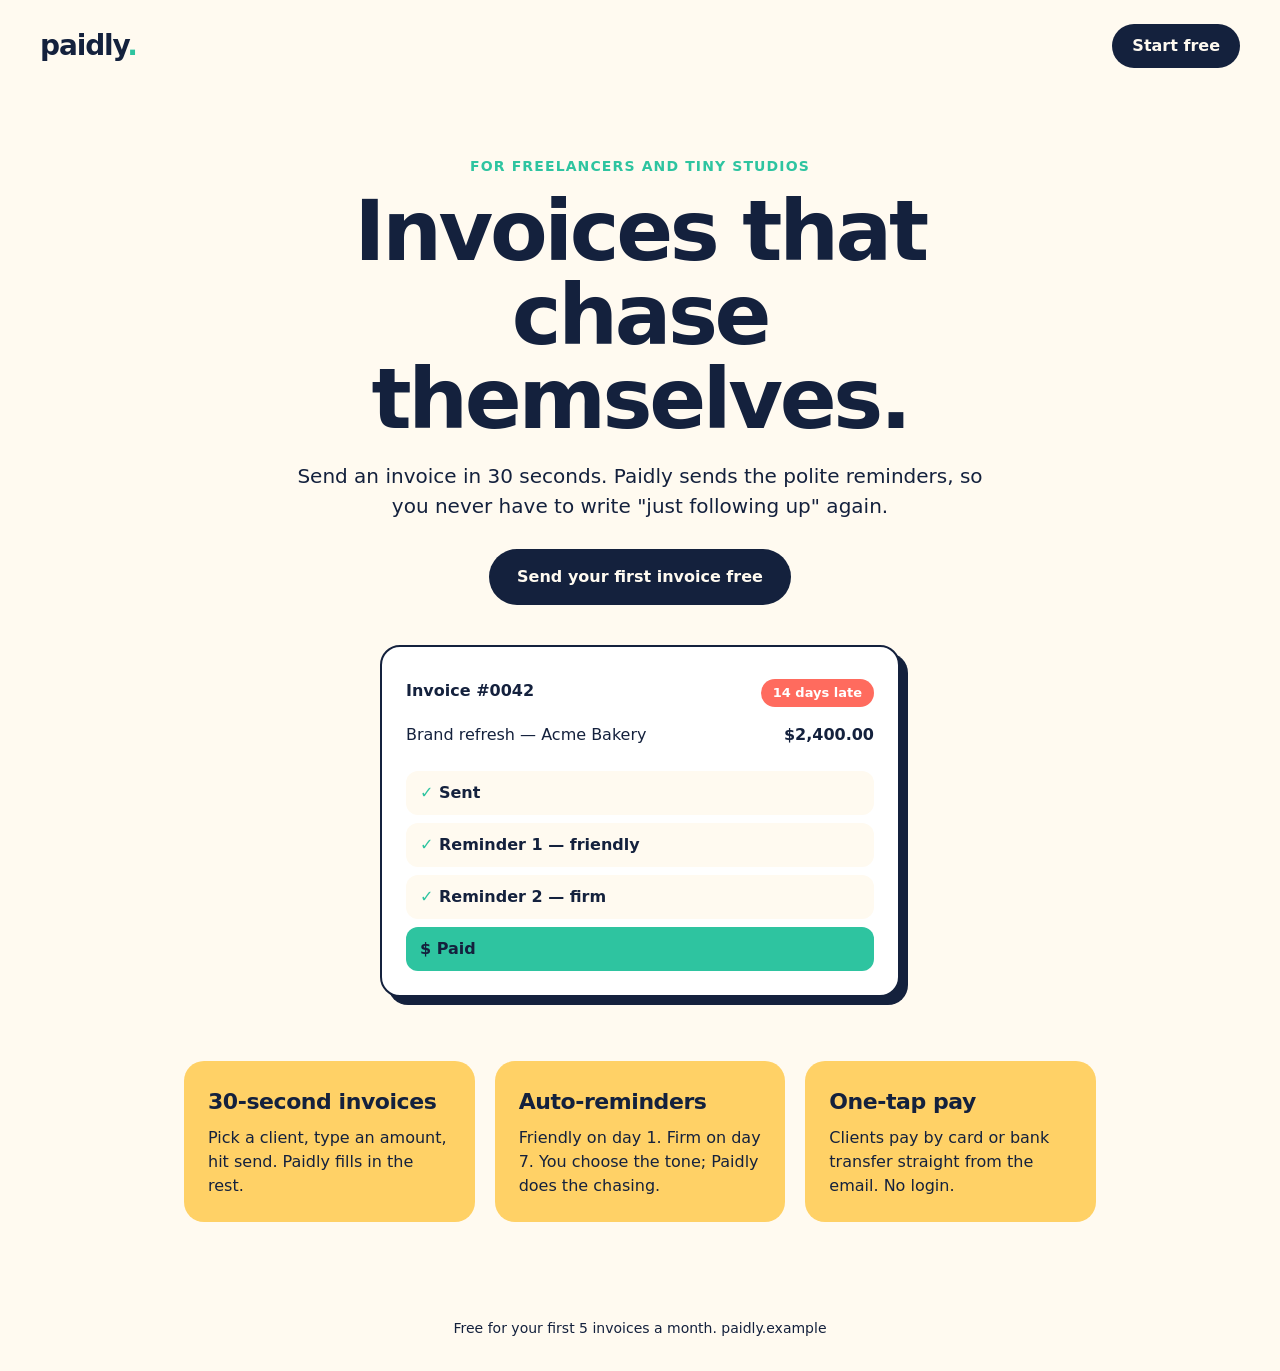
<file: examples/paidly/index.html>
<!doctype html>
<html lang="en">
<head>
  <meta charset="utf-8">
  <meta name="viewport" content="width=device-width, initial-scale=1">
  <title>Paidly — invoices that chase themselves</title>
  <link rel="stylesheet" href="styles.css">
</head>
<body>
  <header class="nav">
    <span class="logo">paidly<span class="dot">.</span></span>
    <a class="btn btn-small" href="#start">Start free</a>
  </header>

  <main>
    <section class="hero">
      <p class="eyebrow">For freelancers and tiny studios</p>
      <h1>Invoices that chase themselves.</h1>
      <p class="sub">Send an invoice in 30 seconds. Paidly sends the polite reminders, so you never have to write "just following up" again.</p>
      <a id="start" class="btn" href="#">Send your first invoice free</a>
    </section>

    <section class="invoice-card" aria-label="Example invoice">
      <div class="row head"><span>Invoice #0042</span><span class="pill pill-late">14 days late</span></div>
      <div class="row"><span>Brand refresh — Acme Bakery</span><strong>$2,400.00</strong></div>
      <div class="timeline">
        <div class="tick done">Sent</div>
        <div class="tick done">Reminder 1 — friendly</div>
        <div class="tick done">Reminder 2 — firm</div>
        <div class="tick paid">Paid</div>
      </div>
    </section>

    <section class="features">
      <article>
        <h2>30-second invoices</h2>
        <p>Pick a client, type an amount, hit send. Paidly fills in the rest.</p>
      </article>
      <article>
        <h2>Auto-reminders</h2>
        <p>Friendly on day 1. Firm on day 7. You choose the tone; Paidly does the chasing.</p>
      </article>
      <article>
        <h2>One-tap pay</h2>
        <p>Clients pay by card or bank transfer straight from the email. No login.</p>
      </article>
    </section>
  </main>

  <footer>Free for your first 5 invoices a month. paidly.example</footer>
</body>
</html>
</file>
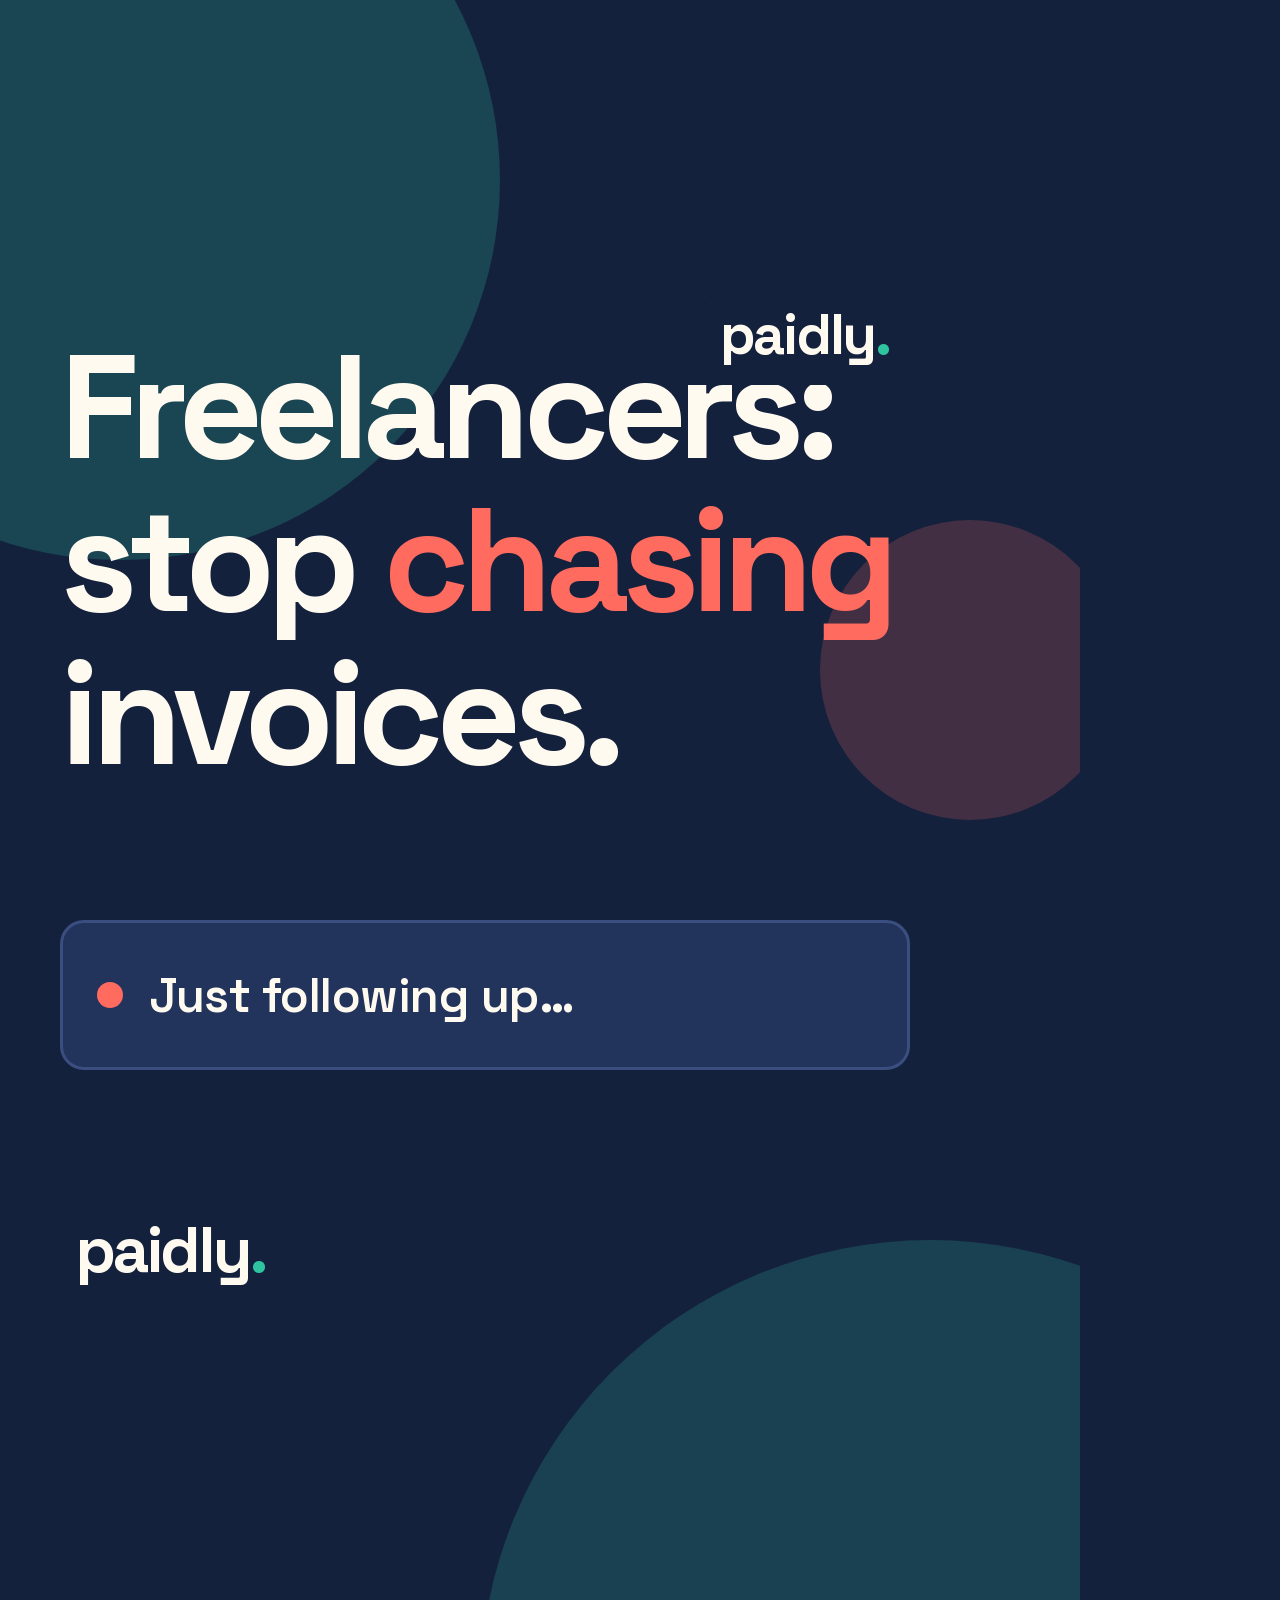
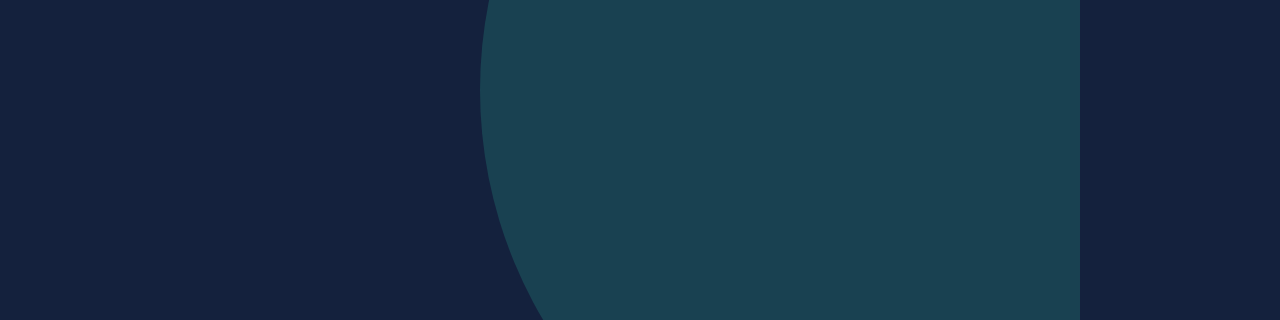
<file: examples/paidly/shortform-output/composition/index.html>
<!doctype html>
<html lang="en">
  <head>
    <meta charset="UTF-8" />
    <meta name="viewport" content="width=1080, height=1920" />
    <title>Paidly shortform</title>
    <script src="assets/gsap.min.js"></script>
    <style>
      @font-face {
        font-family: "Space Grotesk";
        font-style: normal;
        font-weight: 300 700;
        src: url("assets/fonts/SpaceGrotesk.woff2") format("woff2");
      }
      :root {
        --ink: #14213d;
        --paper: #fffaf0;
        --mint: #2ec4a0;
        --coral: #ff6b5e;
        --sun: #ffd166;
        --radius: 28px;
        --safe-top: 250px;
        --safe-bottom: 480px;
        --safe-left: 60px;
        --safe-right: 160px;
      }
      * {
        margin: 0;
        padding: 0;
        box-sizing: border-box;
      }
      html,
      body {
        margin: 0;
        width: 1080px;
        height: 1920px;
        overflow: hidden;
        background: #14213d;
      }
      #root {
        position: relative;
        width: 100%;
        height: 100%;
        overflow: hidden;
        font-family: "Space Grotesk", system-ui, sans-serif;
        color: var(--paper);
        letter-spacing: -0.03em;
      }
      .bg {
        position: absolute;
        inset: 0;
      }
      #bg-ink {
        background: var(--ink);
      }
      #bg-paper {
        background: var(--paper);
      }
      .blob {
        position: absolute;
        display: block;
        border-radius: 50%;
      }
      #blob-a {
        width: 760px;
        height: 760px;
        left: -260px;
        top: -200px;
        background: var(--mint);
        opacity: 0.22;
      }
      #blob-b {
        width: 900px;
        height: 900px;
        left: 480px;
        top: 1240px;
        background: var(--mint);
        opacity: 0.2;
      }
      #blob-c {
        width: 300px;
        height: 300px;
        left: 820px;
        top: 520px;
        background: var(--coral);
        opacity: 0.2;
      }
      .clip {
        position: absolute;
        inset: 0;
      }
      .safe {
        position: absolute;
        top: var(--safe-top);
        bottom: var(--safe-bottom);
        left: var(--safe-left);
        right: var(--safe-right);
      }
      .scene-inner {
        position: absolute;
        inset: 0;
      }

      /* ---------- captions ---------- */
      .cap-band {
        position: absolute;
        left: 0;
        right: 0;
        top: 177px;
        height: 220px;
        display: flex;
        align-items: flex-start;
      }
      .cap-text {
        display: block;
        width: 100%;
        padding-left: 16px;
        font-size: 100px;
        font-weight: 700;
        line-height: 1.06;
        letter-spacing: -0.04em;
      }
      .cap-text span {
        display: block;
      }
      .on-paper {
        color: var(--ink);
      }
      .em-coral {
        color: var(--coral);
      }
      .em-sun {
        color: var(--sun);
      }
      .hl {
        display: inline-block;
        background: var(--sun);
        padding: 0 16px 6px;
        border-radius: 14px;
      }
      .hl.ls {
        margin-left: -16px;
      }
      .hl-mint {
        background: var(--mint);
      }
      .label-pill {
        position: absolute;
        left: 0;
        top: 41px;
        display: inline-block;
        font-size: 52px;
        font-weight: 700;
        line-height: 1;
        padding: 22px 34px 26px;
        border-radius: 999px;
        background: var(--ink);
        color: var(--sun);
      }

      /* ---------- brand mark ---------- */
      .mark {
        position: absolute;
        left: 0;
        bottom: 0;
        font-size: 56px;
        font-weight: 700;
        line-height: 1;
        letter-spacing: -0.04em;
      }
      .mark-pill {
        left: auto;
        right: 0;
        bottom: auto;
        top: 41px;
        background: var(--ink);
        color: var(--paper);
        padding: 16px 30px 22px;
        border-radius: 999px;
      }
      .mark i,
      .wordmark i {
        font-style: normal;
        color: var(--mint);
      }

      /* ---------- cards ---------- */
      .card {
        position: absolute;
        left: 0;
        top: 433px;
        width: 842px;
        height: 700px;
        display: flex;
        flex-direction: column;
        justify-content: center;
        background: #fffefb;
        color: var(--ink);
        border: 4px solid var(--ink);
        border-radius: var(--radius);
        padding: 36px 40px 40px;
        box-shadow: 16px 16px 0 var(--ink);
      }
      #s2-card {
        left: 30px;
        top: 430px;
        width: 780px;
        height: 470px;
      }
      #s2-mark {
        bottom: auto;
        top: 968px;
        left: 16px;
        font-size: 64px;
      }
      .card.on-ink {
        box-shadow: 16px 16px 0 var(--coral);
      }
      .row {
        display: flex;
        justify-content: space-between;
        align-items: center;
        gap: 20px;
      }
      #s2-card .inv-no {
        font-size: 52px;
      }
      .inv-no {
        white-space: nowrap;
        font-size: 58px;
        font-weight: 700;
      }
      .pill-late {
        display: inline-block;
        background: var(--ink);
        color: var(--coral);
        font-size: 42px;
        font-weight: 700;
        line-height: 1;
        padding: 16px 26px 20px;
        border-radius: 999px;
        white-space: nowrap;
      }
      .job {
        font-size: 46px;
        font-weight: 500;
        margin-top: 30px;
      }
      .amount {
        font-size: 132px;
        font-weight: 700;
        line-height: 1;
        letter-spacing: -0.05em;
        margin-top: 36px;
      }

      /* ---------- hook ---------- */
      #hook-text {
        position: absolute;
        left: 0;
        top: 92px;
        width: 800px;
        font-size: 140px;
        font-weight: 700;
        line-height: 1.04;
        letter-spacing: -0.05em;
        color: var(--paper);
      }
      #hook-text span {
        display: block;
      }
      #hook-text .q {
        color: var(--coral);
      }
      .mail {
        position: absolute;
        left: 0;
        width: 850px;
        height: 150px;
        display: flex;
        align-items: center;
        gap: 26px;
        padding: 0 34px;
        background: #22335c;
        border: 3px solid #3a4e80;
        border-radius: 24px;
        font-size: 48px;
        font-weight: 600;
        color: var(--paper);
        white-space: nowrap;
      }
      .mail b {
        display: block;
        flex: none;
        width: 26px;
        height: 26px;
        border-radius: 50%;
        background: var(--coral);
      }
      #mail-1 {
        top: 600px;
      }
      #mail-2 {
        top: 774px;
      }
      #mail-3 {
        top: 948px;
      }

      /* ---------- reveal ---------- */
      .eyebrow {
        position: absolute;
        left: 0;
        top: 138px;
        display: inline-block;
        background: var(--ink);
        color: var(--mint);
        font-size: 40px;
        font-weight: 700;
        line-height: 1;
        letter-spacing: 0.04em;
        text-transform: uppercase;
        padding: 20px 28px 22px;
        border-radius: 999px;
        white-space: nowrap;
      }
      .wordmark {
        position: absolute;
        left: 0;
        top: 260px;
        font-size: 280px;
        font-weight: 700;
        line-height: 1;
        letter-spacing: -0.06em;
        color: var(--ink);
      }
      #headline {
        position: absolute;
        left: 0;
        top: 590px;
        width: 860px;
        padding-left: 16px;
        font-size: 140px;
        font-weight: 700;
        line-height: 1.1;
        letter-spacing: -0.05em;
        color: var(--ink);
      }
      #headline span {
        display: block;
      }
      #headline .hl {
        display: inline-block;
      }

      /* ---------- form ---------- */
      .f-label {
        font-size: 44px;
        font-weight: 600;
        opacity: 0.75;
      }
      .f-field {
        height: 130px;
        display: flex;
        align-items: center;
        padding: 0 30px;
        margin: 10px 0 26px;
        border: 4px solid var(--ink);
        border-radius: 20px;
        background: var(--paper);
        font-size: 66px;
        font-weight: 700;
      }
      .f-btn {
        position: relative;
        flex: none;
        height: 150px;
        border-radius: 999px;
        background: var(--ink);
        color: var(--paper);
        font-size: 60px;
        font-weight: 700;
        margin-top: 12px;
      }
      .f-btn span {
        position: absolute;
        inset: 0;
        display: flex;
        align-items: center;
        justify-content: center;
        border-radius: 999px;
      }
      #btn-sent {
        background: var(--mint);
        color: var(--ink);
      }

      /* ---------- timeline ticks ---------- */
      .ticks {
        display: grid;
        gap: 22px;
        margin-top: 34px;
      }
      .tick {
        position: relative;
        height: 138px;
        display: flex;
        align-items: center;
        gap: 16px;
        padding: 0 20px;
        border-radius: 20px;
        background: var(--paper);
        border: 3px solid #e6dcc4;
        font-size: 44px;
        font-weight: 600;
        white-space: nowrap;
      }
      .tick .chk {
        display: flex;
        flex: none;
        width: 56px;
        height: 56px;
        align-items: center;
        justify-content: center;
        border-radius: 50%;
        background: var(--ink);
        color: var(--mint);
        font-size: 36px;
        font-weight: 700;
      }
      .tick .day {
        display: block;
        margin-left: auto;
        background: var(--sun);
        color: var(--ink);
        font-size: 40px;
        font-weight: 700;
        line-height: 1;
        padding: 14px 22px 18px;
        border-radius: 999px;
      }
      .tick-paid-fill {
        position: absolute;
        inset: -3px;
        display: block;
        border-radius: 20px;
        background: var(--mint);
      }
      .tick-paid-label {
        position: relative;
        display: flex;
        align-items: center;
        gap: 22px;
      }
      #t-paid {
        height: 120px;
      }
      .pay-btn {
        flex: none;
        height: 124px;
        display: flex;
        align-items: center;
        justify-content: center;
        border-radius: 999px;
        font-size: 54px;
        font-weight: 700;
        margin-top: 22px;
      }
      #pay-card {
        background: var(--ink);
        color: var(--paper);
      }
      #pay-bank {
        border: 4px solid var(--ink);
        color: var(--ink);
      }
      .amount-sm {
        font-size: 100px;
        font-weight: 700;
        line-height: 1;
        letter-spacing: -0.05em;
        margin-top: 6px;
      }

      /* ---------- CTA ---------- */
      #cta-mark {
        position: absolute;
        left: 0;
        top: 175px;
        font-size: 120px;
        font-weight: 700;
        line-height: 1;
        letter-spacing: -0.06em;
        color: var(--paper);
      }
      #cta-head {
        position: absolute;
        left: 0;
        top: 345px;
        width: 860px;
        font-size: 128px;
        font-weight: 700;
        line-height: 1.02;
        letter-spacing: -0.05em;
      }
      #cta-head span {
        display: block;
      }
      #cta-pill {
        position: absolute;
        left: 0;
        top: 666px;
        display: inline-block;
        background: var(--mint);
        color: var(--ink);
        font-size: 76px;
        font-weight: 700;
        line-height: 1;
        padding: 34px 54px 40px;
        border-radius: 999px;
        white-space: nowrap;
      }
      #cta-url {
        position: absolute;
        left: 0;
        top: 866px;
        font-size: 66px;
        font-weight: 700;
        line-height: 1;
        white-space: nowrap;
      }
      #cta-free {
        position: absolute;
        left: 0;
        top: 962px;
        font-size: 44px;
        font-weight: 500;
        line-height: 1.2;
        letter-spacing: -0.02em;
        white-space: nowrap;
        color: #d9dff0;
      }
    </style>
  </head>
  <body>
    <div
      id="root"
      data-composition-id="shortform"
      data-start="0"
      data-duration="25"
      data-width="1080"
      data-height="1920"
    >
      <!-- full-bleed background, always on -->
      <div id="bg-ink" class="bg"></div>
      <div id="bg-paper" class="bg"></div>
      <div id="blob-a" class="blob" data-layout-allow-overflow></div>
      <div id="blob-b" class="blob" data-layout-allow-overflow></div>
      <div id="blob-c" class="blob" data-layout-allow-overflow></div>

      <!-- 1 HOOK -->
      <section id="s1" class="clip" data-start="0" data-duration="2.5" data-track-index="1">
        <div class="safe">
          <div id="s1-in" class="scene-inner">
            <div id="hook-text">
              <span>Freelancers:</span>
              <span>stop <span class="q" style="display: inline">chasing</span></span>
              <span>invoices.</span>
            </div>
            <div id="mail-1" class="mail"><b></b>Just following up…</div>
            <div id="mail-2" class="mail"><b></b>Re: just following up…</div>
            <div id="mail-3" class="mail"><b></b>Re: Re: just following up…</div>
          </div>
        </div>
      </section>

      <!-- 2 AGITATE -->
      <section id="s2" class="clip" data-start="2.5" data-duration="3.29" data-track-index="2">
        <div class="safe">
          <div id="s2-in" class="scene-inner">
            <div id="s2-card" class="card on-ink">
              <div class="row">
                <div class="inv-no">Invoice #0042</div>
                <div id="s2-pill" class="pill-late">14 days late</div>
              </div>
              <div class="job">Brand refresh — Acme Bakery</div>
              <div class="amount">$2,400.00</div>
            </div>
            <div id="s2-mark" class="mark">paidly<i>.</i></div>
          </div>
        </div>
      </section>

      <!-- 3 REVEAL -->
      <section id="s3" class="clip" data-start="5.79" data-duration="3.21" data-track-index="3">
        <div class="safe">
          <div id="s3-in" class="scene-inner">
            <div id="s3-eyebrow" class="eyebrow">For freelancers and tiny studios</div>
            <div id="s3-word" class="wordmark">paidly<i style="color: #1d9a7d">.</i></div>
            <div id="headline">
              <span class="hl-line">Invoices</span>
              <span class="hl-line">that chase</span>
              <span class="hl-line"><span class="hl ls hl-mint">themselves.</span></span>
            </div>
          </div>
        </div>
      </section>

      <!-- 4 PROOF 1 -->
      <section id="s4" class="clip" data-start="9" data-duration="4" data-track-index="1">
        <div class="safe">
          <div id="s4-in" class="scene-inner">
            <div class="label-pill">30-second invoices</div>
            <div id="s4-card" class="card">
              <div class="f-label">Client</div>
              <div class="f-field"><div id="f-client">Acme Bakery</div></div>
              <div class="f-label">Amount</div>
              <div class="f-field"><div id="f-amount">$2,400.00</div></div>
              <div id="f-btn" class="f-btn">
                <span id="btn-send">Send</span>
                <span id="btn-sent">Sent ✓</span>
              </div>
            </div>
            <div class="mark mark-pill">paidly<i>.</i></div>
          </div>
        </div>
      </section>

      <!-- 5 PROOF 2 -->
      <section id="s5" class="clip" data-start="13" data-duration="4" data-track-index="2">
        <div class="safe">
          <div id="s5-in" class="scene-inner">
            <div class="label-pill">Auto-reminders</div>
            <div id="s5-card" class="card">
              <div class="row">
                <div class="inv-no">Invoice #0042</div>
                <div class="pill-late">14 days late</div>
              </div>
              <div class="ticks">
                <div id="t-sent" class="tick"><div class="chk">✓</div>Sent</div>
                <div id="t-r1" class="tick">
                  <div class="chk">✓</div>
                  Reminder 1 — friendly
                  <div id="d1" class="day">day 1</div>
                </div>
                <div id="t-r2" class="tick">
                  <div class="chk">✓</div>
                  Reminder 2 — firm
                  <div id="d7" class="day">day 7</div>
                </div>
              </div>
            </div>
            <div class="mark mark-pill">paidly<i>.</i></div>
          </div>
        </div>
      </section>

      <!-- 6 PROOF 3 -->
      <section id="s6" class="clip" data-start="17" data-duration="4" data-track-index="3">
        <div class="safe">
          <div id="s6-in" class="scene-inner">
            <div class="label-pill">One-tap pay</div>
            <div id="s6-card" class="card">
              <div class="inv-no">Invoice #0042</div>
              <div class="amount-sm">$2,400.00</div>
              <div id="pay-card" class="pay-btn">Pay by card</div>
              <div id="pay-bank" class="pay-btn">Pay by bank transfer</div>
              <div class="ticks">
                <div id="t-paid" class="tick">
                  <div id="paid-fill" class="tick-paid-fill"></div>
                  <div class="tick-paid-label"><div class="chk">$</div>Paid</div>
                </div>
              </div>
            </div>
            <div class="mark mark-pill">paidly<i>.</i></div>
          </div>
        </div>
      </section>

      <!-- 7 CTA -->
      <section id="s7" class="clip" data-start="21" data-duration="4" data-track-index="1">
        <div class="safe">
          <div id="s7-in" class="scene-inner">
            <div id="cta-mark" class="wordmark-sm">paidly<i style="font-style: normal; color: #2ec4a0">.</i></div>
            <div id="cta-head">
              <span class="cta-line">Send your first</span>
              <span class="cta-line">invoice <span class="em-sun" style="display: inline">free</span></span>
            </div>
            <div id="cta-pill">Link in bio</div>
            <div id="cta-url">paidly.example</div>
            <div id="cta-free">Free for your first 5 invoices a month</div>
          </div>
        </div>
      </section>

      <!-- CAPTIONS (track above the visuals) -->
      <div id="cap-1" class="clip cap" data-start="2.5" data-duration="1.8" data-track-index="6">
        <div class="safe"><div class="cap-band" style="top: 158px"><div class="cap-text"><span>$2,400.</span><span class="em-coral">14 days late.</span></div></div></div>
      </div>
      <div id="cap-2" class="clip cap" data-start="4.3" data-duration="1.49" data-track-index="7">
        <div class="safe"><div class="cap-band" style="top: 158px"><div class="cap-text"><span>And you’re the</span><span>one <span class="em-coral" style="display: inline">chasing.</span></span></div></div></div>
      </div>

      <div id="cap-3" class="clip cap" data-start="9" data-duration="1.37" data-track-index="5">
        <div class="safe"><div class="cap-band"><div class="cap-text on-paper"><span>Pick a <span class="hl" style="display: inline-block">client.</span></span></div></div></div>
      </div>
      <div id="cap-4" class="clip cap" data-start="10.37" data-duration="1.13" data-track-index="6">
        <div class="safe"><div class="cap-band"><div class="cap-text on-paper"><span>Type an <span class="hl" style="display: inline-block">amount.</span></span></div></div></div>
      </div>
      <div id="cap-5" class="clip cap" data-start="11.5" data-duration="1.5" data-track-index="7">
        <div class="safe"><div class="cap-band"><div class="cap-text on-paper"><span>Hit <span class="hl hl-mint" style="display: inline-block">send.</span></span></div></div></div>
      </div>

      <div id="cap-6" class="clip cap" data-start="13" data-duration="2" data-track-index="5">
        <div class="safe"><div class="cap-band"><div class="cap-text on-paper"><span><span class="hl ls" style="display: inline-block">Friendly</span></span><span>on day 1.</span></div></div></div>
      </div>
      <div id="cap-7" class="clip cap" data-start="15" data-duration="2" data-track-index="6">
        <div class="safe"><div class="cap-band"><div class="cap-text on-paper"><span><span class="hl ls" style="display: inline-block">Firm</span></span><span>on day 7.</span></div></div></div>
      </div>

      <div id="cap-8" class="clip cap" data-start="17" data-duration="2" data-track-index="7">
        <div class="safe"><div class="cap-band"><div class="cap-text on-paper"><span>Card or bank</span><span>transfer.</span></div></div></div>
      </div>
      <div id="cap-9" class="clip cap" data-start="19" data-duration="2" data-track-index="5">
        <div class="safe"><div class="cap-band"><div class="cap-text on-paper"><span><span class="hl ls hl-mint" style="display: inline-block">No login.</span></span></div></div></div>
      </div>

      <audio
        id="music"
        data-timeline-role="music"
        src="assets/upbeat.mp3"
        data-start="0"
        data-duration="25"
        data-track-index="10"
        data-volume="0.4"
      ></audio>
    </div>

    <script>
      const tl = gsap.timeline({ paused: true });
      const T = { s2: 2.5, c2b: 4.3, s3: 5.79, s4: 9, c4b: 10.37, c4c: 11.5, s5: 13, c5b: 15, s6: 17, c6b: 19, s7: 21, end: 25 };

      /* ambient: even yoyo cycles so t=25 matches t=0 for the loop */
      tl.fromTo("#blob-a", { x: 0, y: 0, scale: 1 }, { x: 140, y: 120, scale: 1.12, duration: 6.25, repeat: 3, yoyo: true, ease: "sine.inOut" }, 0);
      tl.fromTo("#blob-b", { x: 0, y: 0, scale: 1 }, { x: -160, y: -140, scale: 0.9, duration: 6.25, repeat: 3, yoyo: true, ease: "sine.inOut" }, 0);
      tl.fromTo("#blob-c", { x: 0, y: 0 }, { x: -60, y: 180, duration: 3.125, repeat: 7, yoyo: true, ease: "sine.inOut" }, 0);

      /* background panels: paper pushes up at the reveal, pushes up and away at the CTA */
      tl.fromTo("#bg-paper", { y: 1920 }, { y: 0, duration: 0.35, ease: "power3.inOut" }, T.s3 - 0.3);
      tl.to("#bg-paper", { y: -1920, duration: 0.35, ease: "power3.inOut", immediateRender: false }, T.s7 - 0.3);

      tl.to("#blob-b", { backgroundColor: "#ffd166", duration: 0.35, ease: "none" }, T.s3 - 0.3);
      tl.to("#blob-b", { backgroundColor: "#2ec4a0", duration: 0.35, ease: "none" }, T.s7 - 0.3);

      /* 1 HOOK: on screen and mid-slam at frame 1 */
      tl.fromTo("#hook-text", { scale: 1.05, transformOrigin: "0% 50%" }, { scale: 1, duration: 0.35, ease: "power4.out" }, 0);
      tl.fromTo("#mail-1", { y: 70 }, { y: 0, duration: 0.35, ease: "back.out(1.6)" }, 0);
      tl.fromTo("#mail-2", { y: 120, opacity: 0 }, { y: 0, opacity: 1, duration: 0.3, ease: "back.out(1.6)" }, 0.4);
      tl.fromTo("#mail-3", { y: 120, opacity: 0 }, { y: 0, opacity: 1, duration: 0.3, ease: "back.out(1.6)" }, 0.8);
      tl.to("#hook-text .q", { color: "#ffd166", duration: 0.2, ease: "power1.out" }, 1.4);
      tl.to("#s1-in", { y: -260, opacity: 0, duration: 0.25, ease: "power2.in" }, T.s2 - 0.25);

      /* 2 AGITATE */
      tl.fromTo("#s2-card", { y: 420, opacity: 0, rotation: 3 }, { y: 0, opacity: 1, rotation: -1.5, duration: 0.4, ease: "power3.out" }, T.s2);
      tl.fromTo("#s2-pill", { scale: 1 }, { scale: 1.12, duration: 0.3, repeat: 5, yoyo: true, ease: "sine.inOut" }, T.s2 + 0.6);
      tl.to("#s2-card", { rotation: 1.5, scale: 1.03, duration: 0.35, ease: "power2.out" }, T.c2b);
      tl.to("#s2-in", { y: -300, opacity: 0, duration: 0.28, ease: "power2.in" }, T.s3 - 0.3);

      /* 3 REVEAL */
      tl.fromTo("#s3-word", { y: 260, scale: 0.8, opacity: 0, transformOrigin: "0% 100%" }, { y: 0, scale: 1, opacity: 1, duration: 0.45, ease: "back.out(1.4)" }, T.s3 + 0.02);
      tl.fromTo("#s3-eyebrow", { x: -80, opacity: 0 }, { x: 0, opacity: 1, duration: 0.3, ease: "power2.out" }, T.s3 + 0.35);
      tl.fromTo(".hl-line", { y: 90, opacity: 0 }, { y: 0, opacity: 1, duration: 0.32, stagger: 0.16, ease: "power3.out" }, T.s3 + 0.55);
      tl.to("#s3-in", { y: -260, opacity: 0, duration: 0.25, ease: "power2.in" }, T.s4 - 0.25);

      /* shared entrance for the three proof scenes */
      [["#s4", T.s4], ["#s5", T.s5], ["#s6", T.s6]].forEach(([s, t]) => {
        tl.fromTo(s + " .label-pill", { x: -120, opacity: 0 }, { x: 0, opacity: 1, duration: 0.3, ease: "power3.out" }, t);
        tl.fromTo(s + "-card", { y: 380, opacity: 0 }, { y: 0, opacity: 1, duration: 0.4, ease: "power3.out" }, t + 0.05);
      });

      /* 4 PROOF 1: form fills in with the captions */
      tl.fromTo("#f-client", { opacity: 0, x: -30 }, { opacity: 1, x: 0, duration: 0.25, ease: "power2.out" }, T.s4 + 0.45);
      tl.fromTo("#f-amount", { opacity: 0, x: -30 }, { opacity: 1, x: 0, duration: 0.25, ease: "power2.out" }, T.c4b + 0.15);
      tl.fromTo("#btn-sent", { opacity: 0 }, { opacity: 1, duration: 0.15, ease: "none" }, T.c4c + 0.3);
      tl.to("#btn-send", { opacity: 0, duration: 0.1, ease: "none" }, T.c4c + 0.3);
      tl.fromTo("#f-btn", { scale: 1 }, { keyframes: [{ scale: 0.93, duration: 0.12, ease: "power2.in" }, { scale: 1.04, duration: 0.18, ease: "power2.out" }, { scale: 1, duration: 0.15, ease: "power1.inOut" }] }, T.c4c + 0.2);
      tl.to("#s4-in", { y: -260, opacity: 0, duration: 0.25, ease: "power2.in" }, T.s5 - 0.25);

      /* 5 PROOF 2: ticks check in */
      tl.fromTo("#t-sent", { x: 80, opacity: 0 }, { x: 0, opacity: 1, duration: 0.3, ease: "power3.out" }, T.s5 + 0.4);
      tl.fromTo("#t-r1", { x: 80, opacity: 0 }, { x: 0, opacity: 1, duration: 0.3, ease: "power3.out" }, T.s5 + 0.8);
      tl.fromTo("#d1", { scale: 0 }, { scale: 1, duration: 0.3, ease: "back.out(2.2)" }, T.s5 + 1.05);
      tl.fromTo("#t-r2", { x: 80, opacity: 0 }, { x: 0, opacity: 1, duration: 0.3, ease: "power3.out" }, T.c5b + 0.1);
      tl.fromTo("#d7", { scale: 0 }, { scale: 1, duration: 0.3, ease: "back.out(2.2)" }, T.c5b + 0.35);
      tl.to("#s5-in", { y: -260, opacity: 0, duration: 0.25, ease: "power2.in" }, T.s6 - 0.25);

      /* 6 PROOF 3: tap pay, paid turns mint */
      tl.fromTo("#pay-card", { scale: 1 }, { keyframes: [{ scale: 0.93, duration: 0.12, ease: "power2.in" }, { scale: 1.03, duration: 0.18, ease: "power2.out" }, { scale: 1, duration: 0.15, ease: "power1.inOut" }] }, T.s6 + 1.3);
      tl.fromTo("#paid-fill", { scaleX: 0, transformOrigin: "0% 50%" }, { scaleX: 1, duration: 0.4, ease: "power3.out" }, T.c6b + 0.05);
      tl.fromTo("#t-paid", { scale: 1 }, { keyframes: [{ scale: 1.06, duration: 0.2, ease: "power2.out" }, { scale: 1, duration: 0.25, ease: "power1.inOut" }] }, T.c6b + 0.05);
      tl.to("#s6-in", { y: -300, opacity: 0, duration: 0.28, ease: "power2.in" }, T.s7 - 0.3);

      /* 7 CTA: pushes up in, then stays settled through the last frame (no exit) */
      tl.fromTo("#cta-mark", { y: 200, opacity: 0 }, { y: 0, opacity: 1, duration: 0.35, ease: "power3.out" }, T.s7);
      tl.fromTo(".cta-line", { y: 200, opacity: 0 }, { y: 0, opacity: 1, duration: 0.35, stagger: 0.1, ease: "power3.out" }, T.s7 + 0.05);
      tl.fromTo("#cta-pill", { scale: 0, transformOrigin: "0% 50%" }, { scale: 1, duration: 0.4, ease: "back.out(1.8)" }, T.s7 + 0.55);
      tl.fromTo("#cta-url", { x: -60, opacity: 0 }, { x: 0, opacity: 1, duration: 0.3, ease: "power2.out" }, T.s7 + 0.85);
      tl.fromTo("#cta-free", { x: -60, opacity: 0 }, { x: 0, opacity: 1, duration: 0.3, ease: "power2.out" }, T.s7 + 1.0);
      tl.fromTo("#cta-pill", { scale: 1 }, { scale: 1.06, duration: 0.4, repeat: 3, yoyo: true, ease: "sine.inOut", immediateRender: false }, T.s7 + 1.6);

      /* captions: whole card settles within 0.3s, then holds */
      document.querySelectorAll(".cap").forEach((cap) => {
        const t = parseFloat(cap.dataset.start);
        const d = parseFloat(cap.dataset.duration);
        const inner = cap.querySelector(".cap-text");
        tl.fromTo(inner, { y: 70, opacity: 0 }, { y: 0, opacity: 1, duration: 0.28, ease: "power3.out" }, t);
        tl.to(inner, { y: -50, opacity: 0, duration: 0.15, ease: "power2.in" }, t + d - 0.15);
      });

      window.__timelines["shortform"] = tl;
    </script>
  </body>
</html>
</file>
<file: examples/paidly/styles.css>
:root {
  --ink: #14213d;
  --paper: #fffaf0;
  --mint: #2ec4a0;
  --coral: #ff6b5e;
  --sun: #ffd166;
  --radius: 20px;
  --font: "Space Grotesk", system-ui, sans-serif;
}

* { box-sizing: border-box; margin: 0; }
body { font-family: var(--font); background: var(--paper); color: var(--ink); line-height: 1.5; }

.nav { display: flex; justify-content: space-between; align-items: center; padding: 24px 40px; }
.logo { font-weight: 800; font-size: 28px; letter-spacing: -0.04em; }
.dot { color: var(--mint); }

.btn { display: inline-block; background: var(--ink); color: var(--paper); padding: 16px 28px; border-radius: 999px; font-weight: 700; text-decoration: none; }
.btn-small { padding: 10px 20px; }

.hero { max-width: 760px; margin: 64px auto 40px; padding: 0 24px; text-align: center; }
.eyebrow { font-weight: 700; color: var(--mint); text-transform: uppercase; letter-spacing: 0.08em; font-size: 14px; }
h1 { font-size: clamp(44px, 7vw, 84px); line-height: 1; letter-spacing: -0.04em; margin: 12px 0 20px; }
.sub { font-size: 20px; margin-bottom: 28px; }

.invoice-card { max-width: 520px; margin: 0 auto 64px; background: #fff; border: 2px solid var(--ink); border-radius: var(--radius); padding: 24px; box-shadow: 8px 8px 0 var(--ink); }
.row { display: flex; justify-content: space-between; padding: 8px 0; }
.row.head { font-weight: 700; }
.pill { padding: 4px 12px; border-radius: 999px; font-size: 13px; font-weight: 700; }
.pill-late { background: var(--coral); color: #fff; }
.timeline { display: grid; gap: 8px; margin-top: 16px; }
.tick { padding: 10px 14px; border-radius: 12px; background: var(--paper); font-weight: 600; }
.tick.done::before { content: "✓ "; color: var(--mint); }
.tick.paid { background: var(--mint); color: var(--ink); }
.tick.paid::before { content: "$ "; }

.features { display: grid; grid-template-columns: repeat(auto-fit, minmax(220px, 1fr)); gap: 20px; max-width: 960px; margin: 0 auto 64px; padding: 0 24px; }
.features article { background: var(--sun); border-radius: var(--radius); padding: 24px; }
.features h2 { font-size: 22px; letter-spacing: -0.02em; margin-bottom: 8px; }

footer { text-align: center; padding: 32px; font-size: 14px; }
</file>
